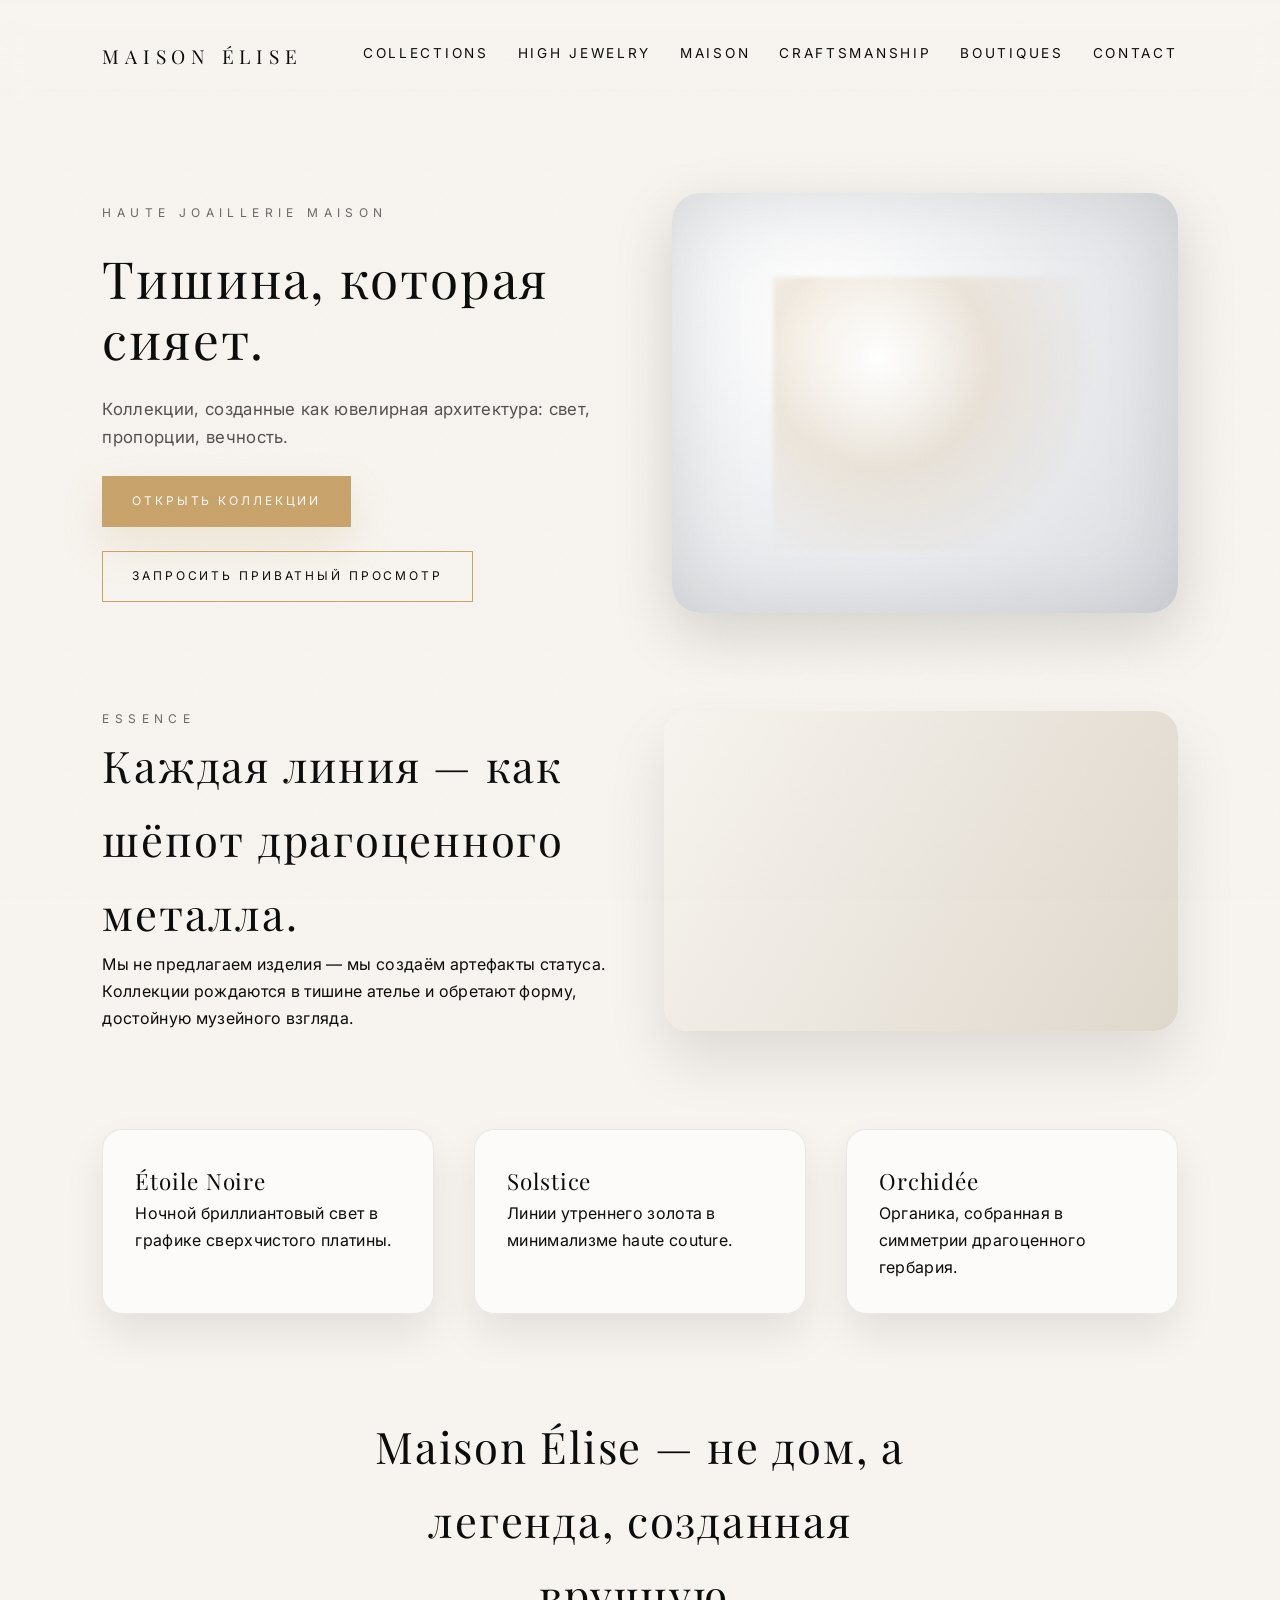
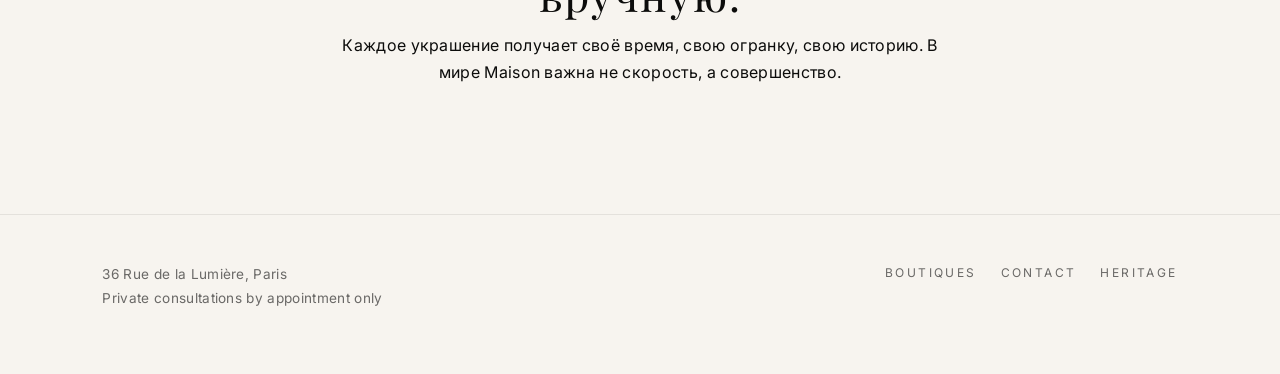
<file: index.html>
<!DOCTYPE html>
<html lang="ru">
<head>
  <meta charset="UTF-8" />
  <meta name="viewport" content="width=device-width, initial-scale=1.0" />
  <title>Maison Élise — Haute Joaillerie</title>
  <link rel="stylesheet" href="styles.css" />
</head>
<body class="page-home">
  <div class="noise"></div>
  <header class="site-header">
    <a class="logo" href="index.html">Maison Élise</a>
    <nav class="nav">
      <a href="collections.html">Collections</a>
      <a href="high-jewelry.html">High Jewelry</a>
      <a href="heritage.html">Maison</a>
      <a href="craftsmanship.html">Craftsmanship</a>
      <a href="boutiques.html">Boutiques</a>
      <a href="contact.html">Contact</a>
    </nav>
  </header>

  <main>
    <section class="hero">
      <div class="hero-content">
        <p class="eyebrow">Haute Joaillerie Maison</p>
        <h1>Тишина, которая сияет.</h1>
        <p class="lead">Коллекции, созданные как ювелирная архитектура: свет, пропорции, вечность.</p>
        <div class="hero-actions">
          <a class="cta" href="collections.html">Открыть коллекции</a>
          <a class="cta ghost" href="appointments.html">Запросить приватный просмотр</a>
        </div>
      </div>
      <div class="hero-visual" data-parallax="0.2">
        <div class="jewel-frame">
          <div class="jewel-light"></div>
        </div>
      </div>
    </section>

    <section class="split-section">
      <div class="split-text">
        <p class="eyebrow">Essence</p>
        <h2>Каждая линия — как шёпот драгоценного металла.</h2>
        <p>Мы не предлагаем изделия — мы создаём артефакты статуса. Коллекции рождаются в тишине ателье и обретают форму, достойную музейного взгляда.</p>
      </div>
      <div class="split-visual" data-parallax="0.12">
        <div class="soft-card"></div>
      </div>
    </section>

    <section class="gallery">
      <div class="gallery-item reveal">
        <h3>Étoile Noire</h3>
        <p>Ночной бриллиантовый свет в графике сверхчистого платины.</p>
      </div>
      <div class="gallery-item reveal">
        <h3>Solstice</h3>
        <p>Линии утреннего золота в минимализме haute couture.</p>
      </div>
      <div class="gallery-item reveal">
        <h3>Orchidée</h3>
        <p>Органика, собранная в симметрии драгоценного гербария.</p>
      </div>
    </section>

    <section class="statement">
      <h2>Maison Élise — не дом, а легенда, созданная вручную.</h2>
      <p>Каждое украшение получает своё время, свою огранку, свою историю. В мире Maison важна не скорость, а совершенство.</p>
    </section>
  </main>

  <footer class="site-footer">
    <div>
      <p>36 Rue de la Lumière, Paris</p>
      <p>Private consultations by appointment only</p>
    </div>
    <div class="footer-links">
      <a href="boutiques.html">Boutiques</a>
      <a href="contact.html">Contact</a>
      <a href="heritage.html">Heritage</a>
    </div>
  </footer>

  <script src="script.js"></script>
</body>
</html>
</file>
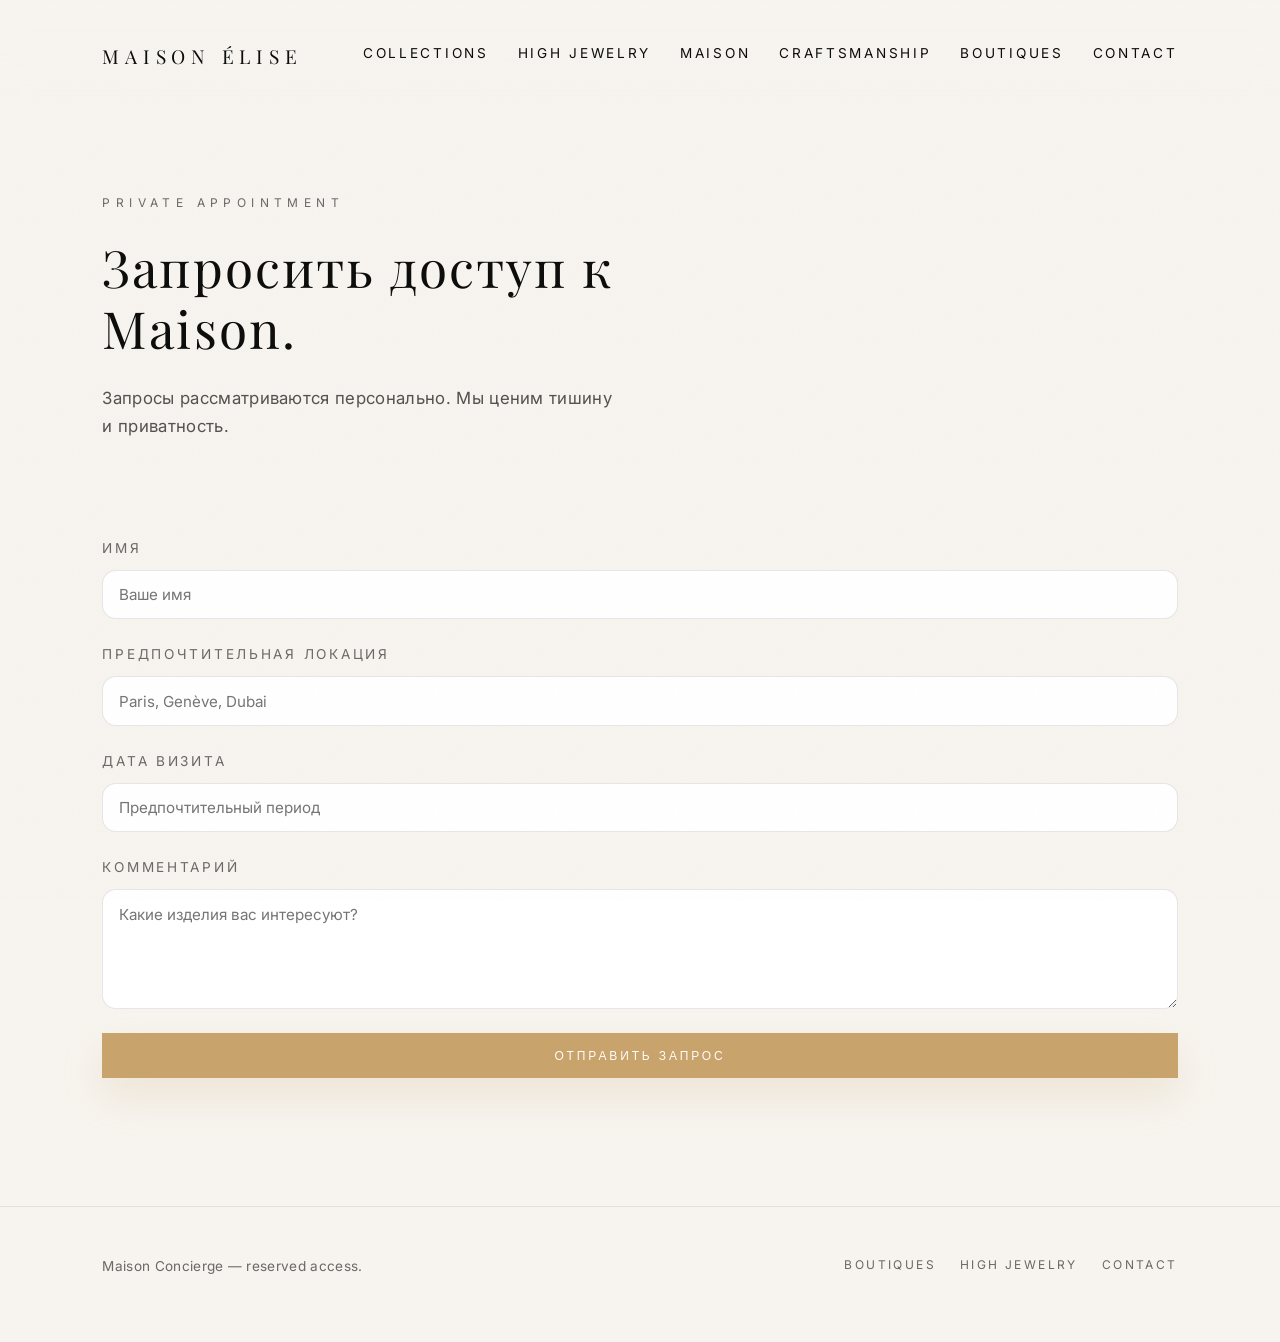
<file: appointments.html>
<!DOCTYPE html>
<html lang="ru">
<head>
  <meta charset="UTF-8" />
  <meta name="viewport" content="width=device-width, initial-scale=1.0" />
  <title>Appointments — Maison Élise</title>
  <link rel="stylesheet" href="styles.css" />
</head>
<body class="page-appointments">
  <div class="noise"></div>
  <header class="site-header">
    <a class="logo" href="index.html">Maison Élise</a>
    <nav class="nav">
      <a href="collections.html">Collections</a>
      <a href="high-jewelry.html">High Jewelry</a>
      <a href="heritage.html">Maison</a>
      <a href="craftsmanship.html">Craftsmanship</a>
      <a href="boutiques.html">Boutiques</a>
      <a href="contact.html">Contact</a>
    </nav>
  </header>

  <main>
    <section class="page-hero">
      <p class="eyebrow">Private Appointment</p>
      <h1>Запросить доступ к Maison.</h1>
      <p class="lead">Запросы рассматриваются персонально. Мы ценим тишину и приватность.</p>
    </section>

    <section class="appointment-form">
      <form class="contact-form reveal">
        <label>
          Имя
          <input type="text" placeholder="Ваше имя" />
        </label>
        <label>
          Предпочтительная локация
          <input type="text" placeholder="Paris, Genève, Dubai" />
        </label>
        <label>
          Дата визита
          <input type="text" placeholder="Предпочтительный период" />
        </label>
        <label>
          Комментарий
          <textarea placeholder="Какие изделия вас интересуют?"></textarea>
        </label>
        <button class="cta" type="submit">Отправить запрос</button>
      </form>
    </section>
  </main>

  <footer class="site-footer">
    <div>
      <p>Maison Concierge — reserved access.</p>
    </div>
    <div class="footer-links">
      <a href="boutiques.html">Boutiques</a>
      <a href="high-jewelry.html">High Jewelry</a>
      <a href="contact.html">Contact</a>
    </div>
  </footer>

  <script src="script.js"></script>
</body>
</html>
</file>
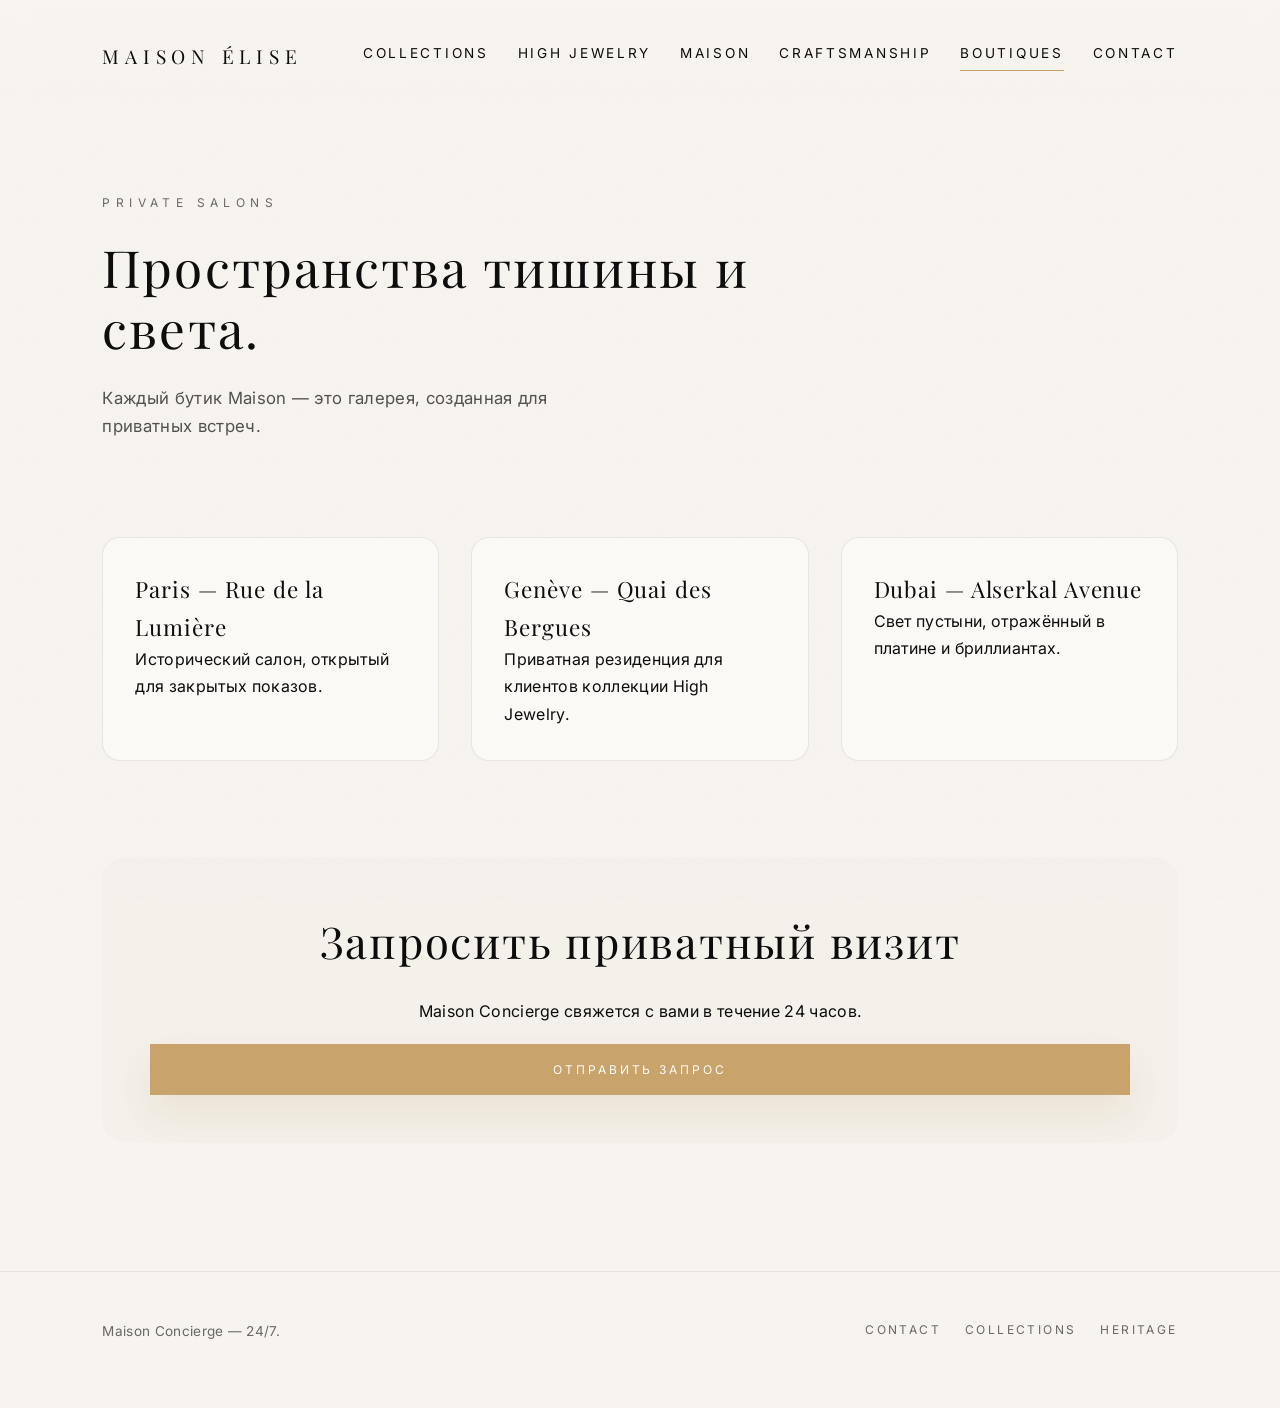
<file: boutiques.html>
<!DOCTYPE html>
<html lang="ru">
<head>
  <meta charset="UTF-8" />
  <meta name="viewport" content="width=device-width, initial-scale=1.0" />
  <title>Boutiques — Maison Élise</title>
  <link rel="stylesheet" href="styles.css" />
</head>
<body class="page-boutiques">
  <div class="noise"></div>
  <header class="site-header">
    <a class="logo" href="index.html">Maison Élise</a>
    <nav class="nav">
      <a href="collections.html">Collections</a>
      <a href="high-jewelry.html">High Jewelry</a>
      <a href="heritage.html">Maison</a>
      <a href="craftsmanship.html">Craftsmanship</a>
      <a href="boutiques.html" class="active">Boutiques</a>
      <a href="contact.html">Contact</a>
    </nav>
  </header>

  <main>
    <section class="page-hero">
      <p class="eyebrow">Private Salons</p>
      <h1>Пространства тишины и света.</h1>
      <p class="lead">Каждый бутик Maison — это галерея, созданная для приватных встреч.</p>
    </section>

    <section class="location-list">
      <div class="location reveal">
        <h3>Paris — Rue de la Lumière</h3>
        <p>Исторический салон, открытый для закрытых показов.</p>
      </div>
      <div class="location reveal">
        <h3>Genève — Quai des Bergues</h3>
        <p>Приватная резиденция для клиентов коллекции High Jewelry.</p>
      </div>
      <div class="location reveal">
        <h3>Dubai — Alserkal Avenue</h3>
        <p>Свет пустыни, отражённый в платине и бриллиантах.</p>
      </div>
    </section>

    <section class="appointment reveal">
      <h2>Запросить приватный визит</h2>
      <p>Maison Concierge свяжется с вами в течение 24 часов.</p>
      <a class="cta" href="appointments.html">Отправить запрос</a>
    </section>
  </main>

  <footer class="site-footer">
    <div>
      <p>Maison Concierge — 24/7.</p>
    </div>
    <div class="footer-links">
      <a href="contact.html">Contact</a>
      <a href="collections.html">Collections</a>
      <a href="heritage.html">Heritage</a>
    </div>
  </footer>

  <script src="script.js"></script>
</body>
</html>
</file>
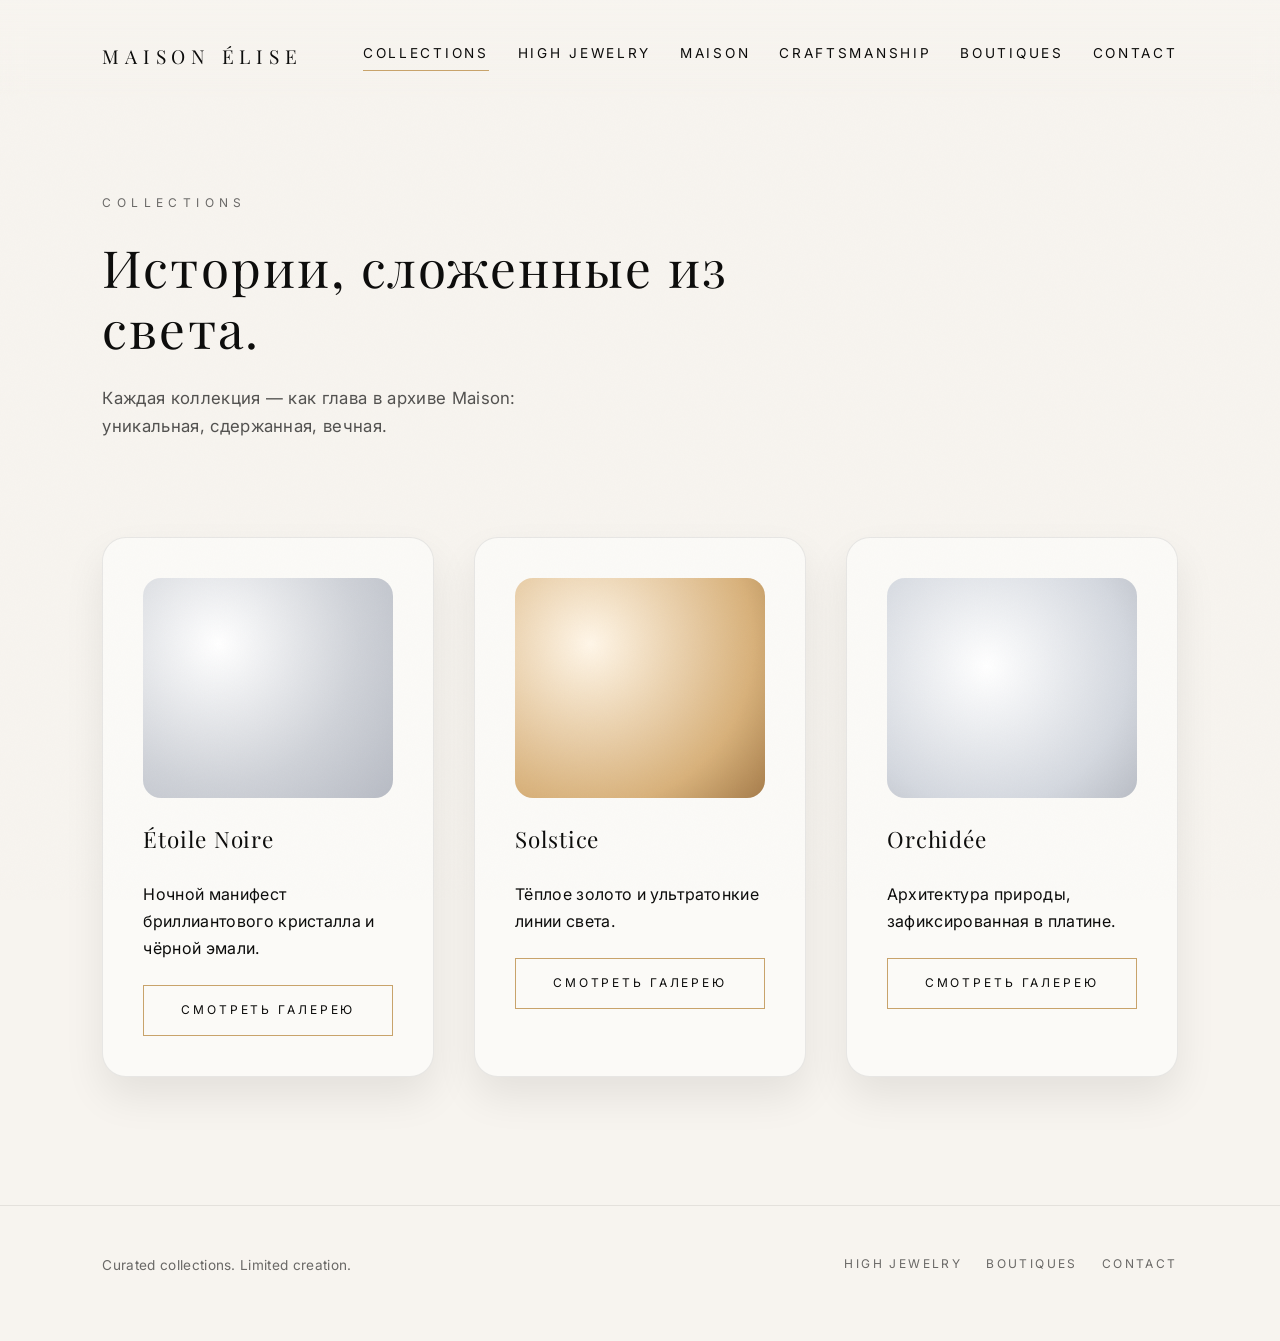
<file: collections.html>
<!DOCTYPE html>
<html lang="ru">
<head>
  <meta charset="UTF-8" />
  <meta name="viewport" content="width=device-width, initial-scale=1.0" />
  <title>Collections — Maison Élise</title>
  <link rel="stylesheet" href="styles.css" />
</head>
<body class="page-collections">
  <div class="noise"></div>
  <header class="site-header">
    <a class="logo" href="index.html">Maison Élise</a>
    <nav class="nav">
      <a href="collections.html" class="active">Collections</a>
      <a href="high-jewelry.html">High Jewelry</a>
      <a href="heritage.html">Maison</a>
      <a href="craftsmanship.html">Craftsmanship</a>
      <a href="boutiques.html">Boutiques</a>
      <a href="contact.html">Contact</a>
    </nav>
  </header>

  <main>
    <section class="page-hero">
      <p class="eyebrow">Collections</p>
      <h1>Истории, сложенные из света.</h1>
      <p class="lead">Каждая коллекция — как глава в архиве Maison: уникальная, сдержанная, вечная.</p>
    </section>

    <section class="collection-grid">
      <article class="collection-card reveal">
        <div class="collection-visual" data-parallax="0.08"></div>
        <h3>Étoile Noire</h3>
        <p>Ночной манифест бриллиантового кристалла и чёрной эмали.</p>
        <a class="cta ghost" href="product.html">Смотреть галерею</a>
      </article>
      <article class="collection-card reveal">
        <div class="collection-visual warm" data-parallax="0.05"></div>
        <h3>Solstice</h3>
        <p>Тёплое золото и ультратонкие линии света.</p>
        <a class="cta ghost" href="product.html">Смотреть галерею</a>
      </article>
      <article class="collection-card reveal">
        <div class="collection-visual platinum" data-parallax="0.1"></div>
        <h3>Orchidée</h3>
        <p>Архитектура природы, зафиксированная в платине.</p>
        <a class="cta ghost" href="product.html">Смотреть галерею</a>
      </article>
    </section>
  </main>

  <footer class="site-footer">
    <div>
      <p>Curated collections. Limited creation.</p>
    </div>
    <div class="footer-links">
      <a href="high-jewelry.html">High Jewelry</a>
      <a href="boutiques.html">Boutiques</a>
      <a href="contact.html">Contact</a>
    </div>
  </footer>

  <script src="script.js"></script>
</body>
</html>
</file>
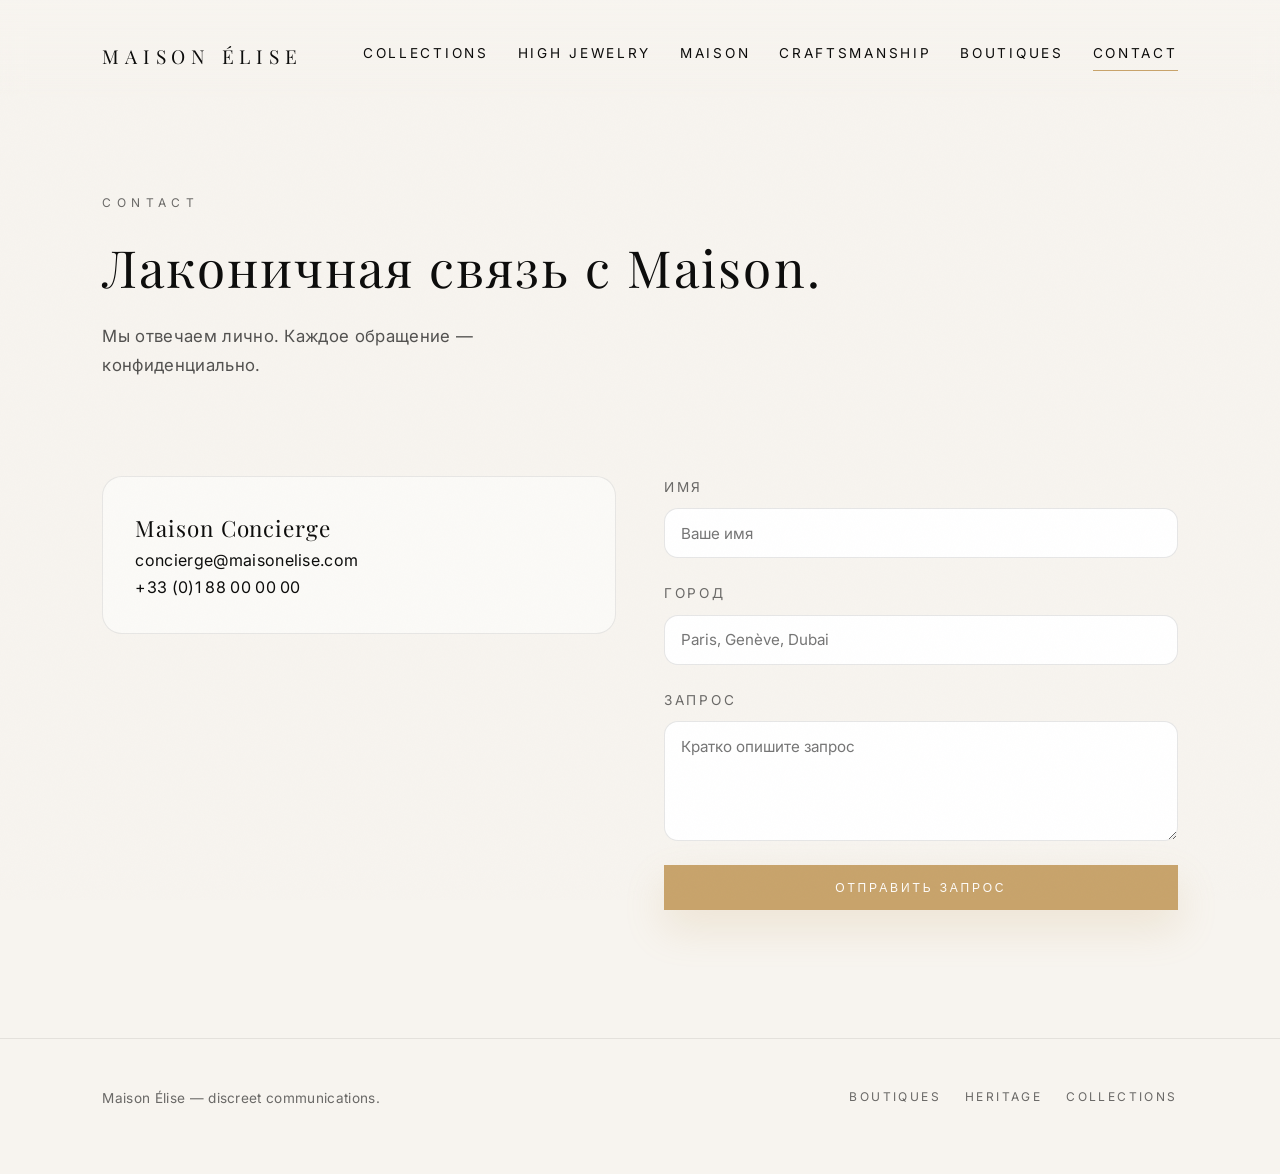
<file: contact.html>
<!DOCTYPE html>
<html lang="ru">
<head>
  <meta charset="UTF-8" />
  <meta name="viewport" content="width=device-width, initial-scale=1.0" />
  <title>Contact — Maison Élise</title>
  <link rel="stylesheet" href="styles.css" />
</head>
<body class="page-contact">
  <div class="noise"></div>
  <header class="site-header">
    <a class="logo" href="index.html">Maison Élise</a>
    <nav class="nav">
      <a href="collections.html">Collections</a>
      <a href="high-jewelry.html">High Jewelry</a>
      <a href="heritage.html">Maison</a>
      <a href="craftsmanship.html">Craftsmanship</a>
      <a href="boutiques.html">Boutiques</a>
      <a href="contact.html" class="active">Contact</a>
    </nav>
  </header>

  <main>
    <section class="page-hero">
      <p class="eyebrow">Contact</p>
      <h1>Лаконичная связь с Maison.</h1>
      <p class="lead">Мы отвечаем лично. Каждое обращение — конфиденциально.</p>
    </section>

    <section class="contact-panel">
      <div class="contact-details reveal">
        <h3>Maison Concierge</h3>
        <p>concierge@maisonelise.com</p>
        <p>+33 (0)1 88 00 00 00</p>
      </div>
      <form class="contact-form reveal">
        <label>
          Имя
          <input type="text" placeholder="Ваше имя" />
        </label>
        <label>
          Город
          <input type="text" placeholder="Paris, Genève, Dubai" />
        </label>
        <label>
          Запрос
          <textarea placeholder="Кратко опишите запрос"></textarea>
        </label>
        <button class="cta" type="submit">Отправить запрос</button>
      </form>
    </section>
  </main>

  <footer class="site-footer">
    <div>
      <p>Maison Élise — discreet communications.</p>
    </div>
    <div class="footer-links">
      <a href="boutiques.html">Boutiques</a>
      <a href="heritage.html">Heritage</a>
      <a href="collections.html">Collections</a>
    </div>
  </footer>

  <script src="script.js"></script>
</body>
</html>
</file>
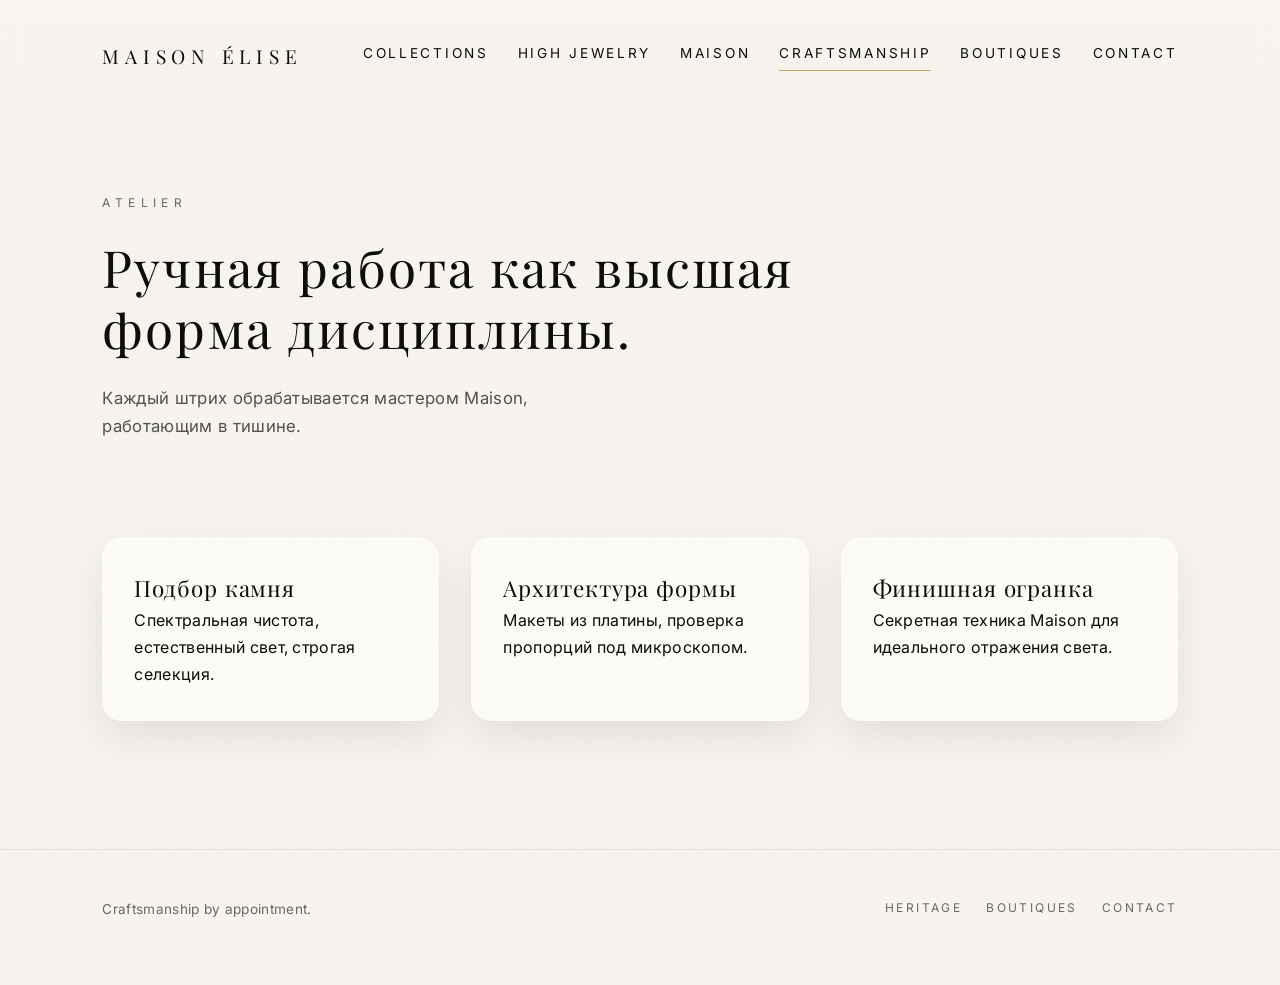
<file: craftsmanship.html>
<!DOCTYPE html>
<html lang="ru">
<head>
  <meta charset="UTF-8" />
  <meta name="viewport" content="width=device-width, initial-scale=1.0" />
  <title>Craftsmanship — Maison Élise</title>
  <link rel="stylesheet" href="styles.css" />
</head>
<body class="page-craft">
  <div class="noise"></div>
  <header class="site-header">
    <a class="logo" href="index.html">Maison Élise</a>
    <nav class="nav">
      <a href="collections.html">Collections</a>
      <a href="high-jewelry.html">High Jewelry</a>
      <a href="heritage.html">Maison</a>
      <a href="craftsmanship.html" class="active">Craftsmanship</a>
      <a href="boutiques.html">Boutiques</a>
      <a href="contact.html">Contact</a>
    </nav>
  </header>

  <main>
    <section class="page-hero">
      <p class="eyebrow">Atelier</p>
      <h1>Ручная работа как высшая форма дисциплины.</h1>
      <p class="lead">Каждый штрих обрабатывается мастером Maison, работающим в тишине.</p>
    </section>

    <section class="craft-grid">
      <div class="craft-step reveal">
        <h3>Подбор камня</h3>
        <p>Спектральная чистота, естественный свет, строгая селекция.</p>
      </div>
      <div class="craft-step reveal">
        <h3>Архитектура формы</h3>
        <p>Макеты из платины, проверка пропорций под микроскопом.</p>
      </div>
      <div class="craft-step reveal">
        <h3>Финишная огранка</h3>
        <p>Секретная техника Maison для идеального отражения света.</p>
      </div>
    </section>
  </main>

  <footer class="site-footer">
    <div>
      <p>Craftsmanship by appointment.</p>
    </div>
    <div class="footer-links">
      <a href="heritage.html">Heritage</a>
      <a href="boutiques.html">Boutiques</a>
      <a href="contact.html">Contact</a>
    </div>
  </footer>

  <script src="script.js"></script>
</body>
</html>
</file>
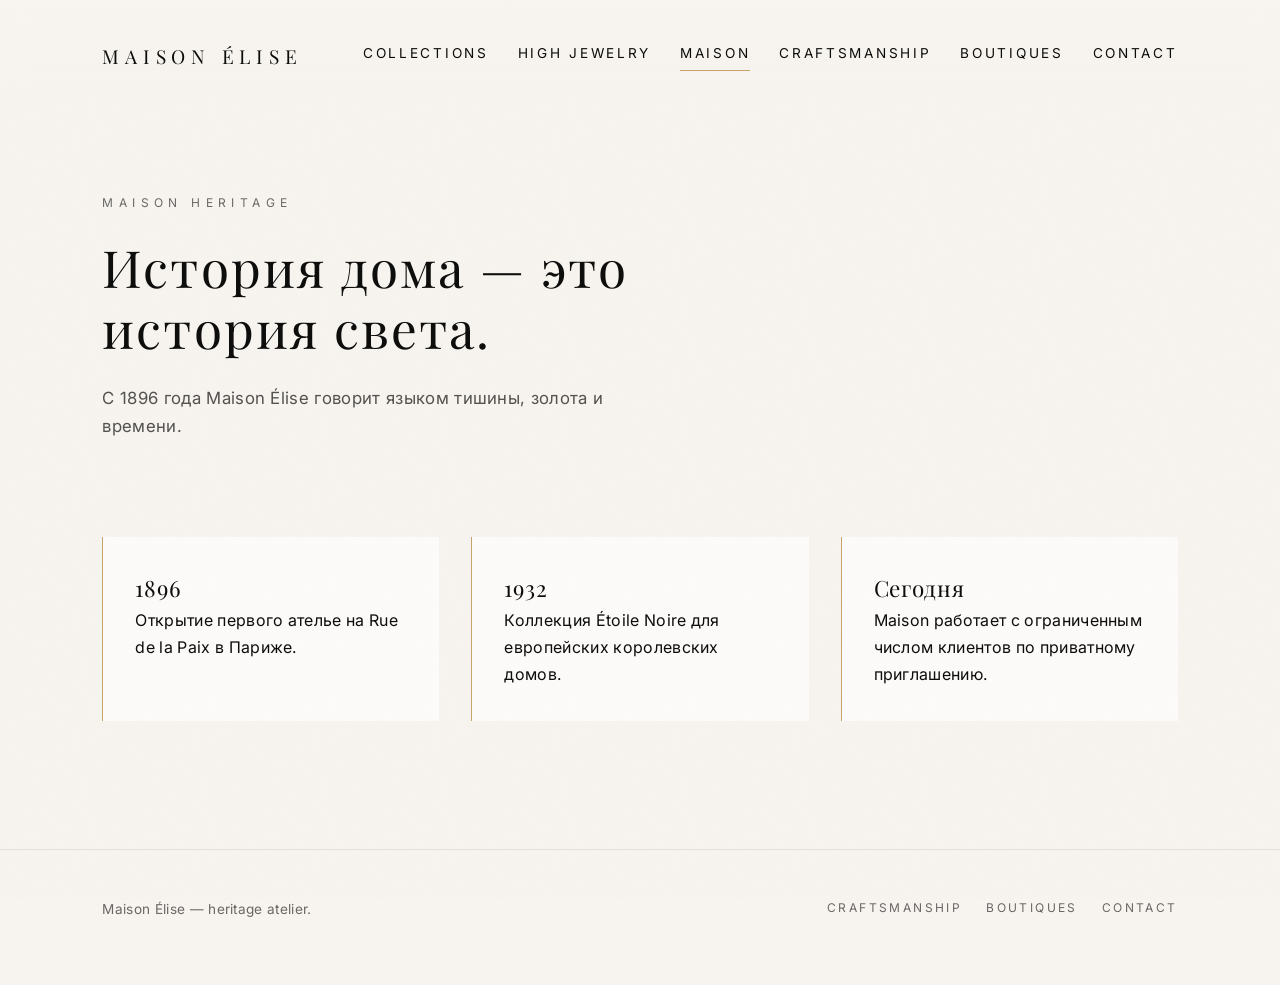
<file: heritage.html>
<!DOCTYPE html>
<html lang="ru">
<head>
  <meta charset="UTF-8" />
  <meta name="viewport" content="width=device-width, initial-scale=1.0" />
  <title>Heritage — Maison Élise</title>
  <link rel="stylesheet" href="styles.css" />
</head>
<body class="page-heritage">
  <div class="noise"></div>
  <header class="site-header">
    <a class="logo" href="index.html">Maison Élise</a>
    <nav class="nav">
      <a href="collections.html">Collections</a>
      <a href="high-jewelry.html">High Jewelry</a>
      <a href="heritage.html" class="active">Maison</a>
      <a href="craftsmanship.html">Craftsmanship</a>
      <a href="boutiques.html">Boutiques</a>
      <a href="contact.html">Contact</a>
    </nav>
  </header>

  <main>
    <section class="page-hero">
      <p class="eyebrow">Maison Heritage</p>
      <h1>История дома — это история света.</h1>
      <p class="lead">С 1896 года Maison Élise говорит языком тишины, золота и времени.</p>
    </section>

    <section class="timeline">
      <article class="timeline-item reveal">
        <h3>1896</h3>
        <p>Открытие первого ателье на Rue de la Paix в Париже.</p>
      </article>
      <article class="timeline-item reveal">
        <h3>1932</h3>
        <p>Коллекция Étoile Noire для европейских королевских домов.</p>
      </article>
      <article class="timeline-item reveal">
        <h3>Сегодня</h3>
        <p>Maison работает с ограниченным числом клиентов по приватному приглашению.</p>
      </article>
    </section>
  </main>

  <footer class="site-footer">
    <div>
      <p>Maison Élise — heritage atelier.</p>
    </div>
    <div class="footer-links">
      <a href="craftsmanship.html">Craftsmanship</a>
      <a href="boutiques.html">Boutiques</a>
      <a href="contact.html">Contact</a>
    </div>
  </footer>

  <script src="script.js"></script>
</body>
</html>
</file>
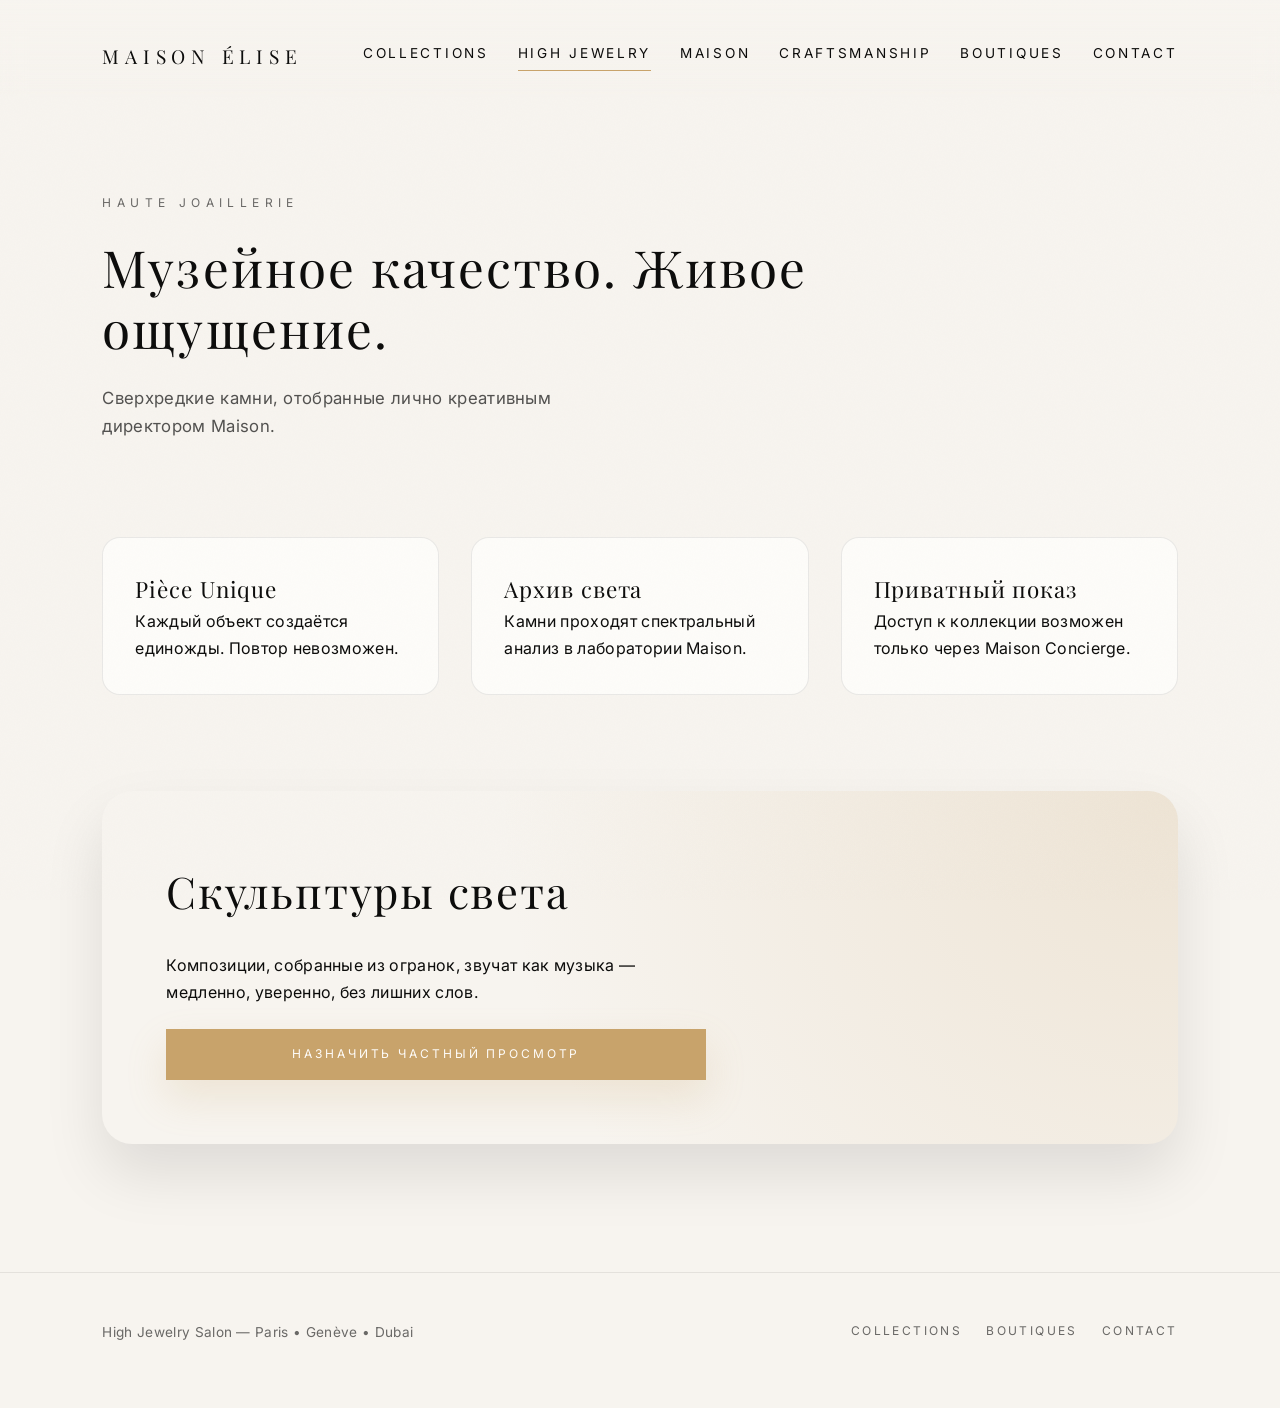
<file: high-jewelry.html>
<!DOCTYPE html>
<html lang="ru">
<head>
  <meta charset="UTF-8" />
  <meta name="viewport" content="width=device-width, initial-scale=1.0" />
  <title>High Jewelry — Maison Élise</title>
  <link rel="stylesheet" href="styles.css" />
</head>
<body class="page-high">
  <div class="noise"></div>
  <header class="site-header">
    <a class="logo" href="index.html">Maison Élise</a>
    <nav class="nav">
      <a href="collections.html">Collections</a>
      <a href="high-jewelry.html" class="active">High Jewelry</a>
      <a href="heritage.html">Maison</a>
      <a href="craftsmanship.html">Craftsmanship</a>
      <a href="boutiques.html">Boutiques</a>
      <a href="contact.html">Contact</a>
    </nav>
  </header>

  <main>
    <section class="page-hero">
      <p class="eyebrow">Haute Joaillerie</p>
      <h1>Музейное качество. Живое ощущение.</h1>
      <p class="lead">Сверхредкие камни, отобранные лично креативным директором Maison.</p>
    </section>

    <section class="feature-grid">
      <div class="feature reveal">
        <h3>Pièce Unique</h3>
        <p>Каждый объект создаётся единожды. Повтор невозможен.</p>
      </div>
      <div class="feature reveal">
        <h3>Архив света</h3>
        <p>Камни проходят спектральный анализ в лаборатории Maison.</p>
      </div>
      <div class="feature reveal">
        <h3>Приватный показ</h3>
        <p>Доступ к коллекции возможен только через Maison Concierge.</p>
      </div>
    </section>

    <section class="immersive reveal">
      <div class="immersive-content">
        <h2>Скульптуры света</h2>
        <p>Композиции, собранные из огранок, звучат как музыка — медленно, уверенно, без лишних слов.</p>
        <a class="cta" href="appointments.html">Назначить частный просмотр</a>
      </div>
    </section>
  </main>

  <footer class="site-footer">
    <div>
      <p>High Jewelry Salon — Paris • Genève • Dubai</p>
    </div>
    <div class="footer-links">
      <a href="collections.html">Collections</a>
      <a href="boutiques.html">Boutiques</a>
      <a href="contact.html">Contact</a>
    </div>
  </footer>

  <script src="script.js"></script>
</body>
</html>
</file>
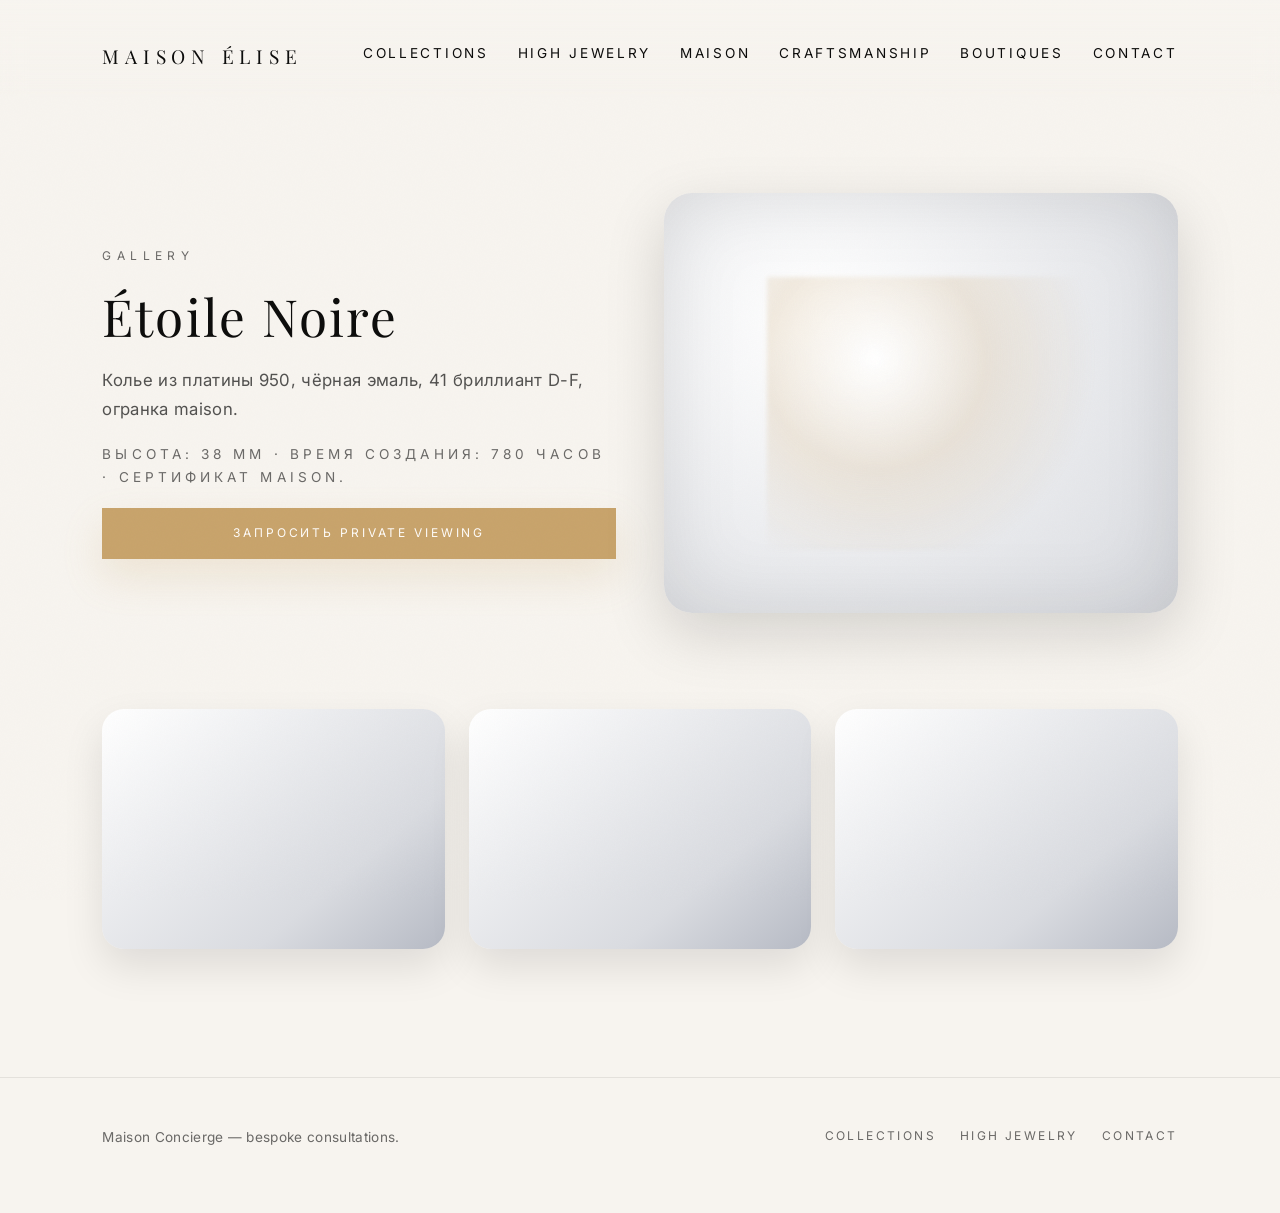
<file: product.html>
<!DOCTYPE html>
<html lang="ru">
<head>
  <meta charset="UTF-8" />
  <meta name="viewport" content="width=device-width, initial-scale=1.0" />
  <title>Étoile Noire — Maison Élise</title>
  <link rel="stylesheet" href="styles.css" />
</head>
<body class="page-product">
  <div class="noise"></div>
  <header class="site-header">
    <a class="logo" href="index.html">Maison Élise</a>
    <nav class="nav">
      <a href="collections.html">Collections</a>
      <a href="high-jewelry.html">High Jewelry</a>
      <a href="heritage.html">Maison</a>
      <a href="craftsmanship.html">Craftsmanship</a>
      <a href="boutiques.html">Boutiques</a>
      <a href="contact.html">Contact</a>
    </nav>
  </header>

  <main>
    <section class="product-hero">
      <div class="product-info">
        <p class="eyebrow">Gallery</p>
        <h1>Étoile Noire</h1>
        <p class="lead">Колье из платины 950, чёрная эмаль, 41 бриллиант D-F, огранка maison.</p>
        <p class="spec">Высота: 38 мм · Время создания: 780 часов · Сертификат Maison.</p>
        <a class="cta" href="appointments.html">Запросить private viewing</a>
      </div>
      <div class="product-visual" data-parallax="0.14">
        <div class="jewel-frame">
          <div class="jewel-light"></div>
        </div>
      </div>
    </section>

    <section class="product-gallery">
      <div class="gallery-tile reveal"></div>
      <div class="gallery-tile reveal"></div>
      <div class="gallery-tile reveal"></div>
    </section>
  </main>

  <footer class="site-footer">
    <div>
      <p>Maison Concierge — bespoke consultations.</p>
    </div>
    <div class="footer-links">
      <a href="collections.html">Collections</a>
      <a href="high-jewelry.html">High Jewelry</a>
      <a href="contact.html">Contact</a>
    </div>
  </footer>

  <script src="script.js"></script>
</body>
</html>
</file>
<file: styles.css>
@import url('https://fonts.googleapis.com/css2?family=Playfair+Display:wght@300;400;500&family=Inter:wght@300;400;500&display=swap');

:root {
  --ink: #0c0c0b;
  --milk: #f7f4ef;
  --stone: #dcd4c8;
  --platinum: #d9dbe0;
  --gold: #c8a36b;
  --shadow: rgba(12, 12, 11, 0.1);
  --ease: cubic-bezier(0.2, 0.8, 0.2, 1);
}

* {
  box-sizing: border-box;
  margin: 0;
  padding: 0;
}

body {
  font-family: 'Inter', sans-serif;
  background: var(--milk);
  color: var(--ink);
  line-height: 1.7;
  letter-spacing: 0.02em;
  min-height: 100vh;
  overflow-x: hidden;
}

h1, h2, h3 {
  font-family: 'Playfair Display', serif;
  font-weight: 400;
  letter-spacing: 0.04em;
}

h1 {
  font-size: clamp(2.5rem, 4vw, 4.6rem);
  line-height: 1.2;
}

h2 {
  font-size: clamp(2rem, 3.4vw, 3.2rem);
}

h3 {
  font-size: 1.4rem;
}

a {
  text-decoration: none;
  color: inherit;
}

main {
  padding: 6rem 8vw 8rem;
  display: flex;
  flex-direction: column;
  gap: 6rem;
}

.noise {
  position: fixed;
  inset: 0;
  background-image: url('data:image/svg+xml;utf8,<svg xmlns="http://www.w3.org/2000/svg" width="120" height="120" viewBox="0 0 120 120"><filter id="n"><feTurbulence type="fractalNoise" baseFrequency="0.7" numOctaves="3" stitchTiles="stitch"/></filter><rect width="120" height="120" filter="url(%23n)" opacity="0.02"/></svg>');
  pointer-events: none;
  z-index: 1;
}

.site-header {
  position: sticky;
  top: 0;
  display: flex;
  justify-content: space-between;
  align-items: center;
  padding: 2.5rem 8vw 1.5rem;
  background: linear-gradient(180deg, rgba(247, 244, 239, 0.98), rgba(247, 244, 239, 0));
  backdrop-filter: blur(12px);
  z-index: 10;
}

.logo {
  font-family: 'Playfair Display', serif;
  font-size: 1.2rem;
  text-transform: uppercase;
  letter-spacing: 0.3em;
}

.nav {
  display: flex;
  gap: 1.8rem;
  font-size: 0.85rem;
  text-transform: uppercase;
  letter-spacing: 0.2em;
}

.nav a {
  position: relative;
  padding-bottom: 0.4rem;
  transition: color 0.4s var(--ease);
}

.nav a::after {
  content: '';
  position: absolute;
  left: 0;
  bottom: 0;
  width: 0;
  height: 1px;
  background: var(--gold);
  transition: width 0.5s var(--ease);
}

.nav a:hover::after,
.nav a.active::after {
  width: 100%;
}

.hero {
  display: grid;
  grid-template-columns: repeat(auto-fit, minmax(280px, 1fr));
  gap: 4rem;
  align-items: center;
}

.hero-content {
  display: flex;
  flex-direction: column;
  gap: 1.5rem;
}

.eyebrow {
  font-size: 0.75rem;
  text-transform: uppercase;
  letter-spacing: 0.45em;
  color: rgba(12, 12, 11, 0.6);
}

.lead {
  font-size: 1.05rem;
  max-width: 32rem;
  color: rgba(12, 12, 11, 0.7);
}

.hero-actions {
  display: flex;
  gap: 1.5rem;
  flex-wrap: wrap;
}

.cta {
  display: inline-flex;
  align-items: center;
  justify-content: center;
  padding: 0.9rem 1.8rem;
  border: 1px solid var(--gold);
  text-transform: uppercase;
  letter-spacing: 0.24em;
  font-size: 0.75rem;
  transition: transform 0.5s var(--ease), box-shadow 0.5s var(--ease), background 0.5s var(--ease);
  background: var(--gold);
  color: #fefcf9;
  box-shadow: 0 18px 40px rgba(200, 163, 107, 0.2);
}

.cta:hover {
  transform: translateY(-3px);
  box-shadow: 0 24px 50px rgba(200, 163, 107, 0.3);
}

.cta.ghost {
  background: transparent;
  color: var(--ink);
  box-shadow: none;
}

.jewel-frame {
  position: relative;
  border-radius: 28px;
  height: 420px;
  background: radial-gradient(circle at 30% 30%, #ffffff, var(--platinum));
  box-shadow: inset 0 0 80px rgba(12, 12, 11, 0.1), 0 20px 60px rgba(12, 12, 11, 0.15);
  overflow: hidden;
}

.jewel-light {
  position: absolute;
  inset: 20% 10% 15% 20%;
  background: radial-gradient(circle at 30% 30%, rgba(255, 255, 255, 0.9), rgba(200, 163, 107, 0.2), transparent 70%);
  filter: blur(2px);
  animation: breathe 8s ease-in-out infinite;
}

.split-section {
  display: grid;
  grid-template-columns: repeat(auto-fit, minmax(260px, 1fr));
  gap: 3rem;
  align-items: center;
}

.soft-card {
  height: 320px;
  border-radius: 24px;
  background: linear-gradient(120deg, rgba(247, 244, 239, 0.9), rgba(220, 212, 200, 0.9));
  box-shadow: 0 30px 60px rgba(12, 12, 11, 0.1);
}

.gallery {
  display: grid;
  grid-template-columns: repeat(auto-fit, minmax(220px, 1fr));
  gap: 2.5rem;
}

.gallery-item {
  padding: 2rem;
  border: 1px solid rgba(12, 12, 11, 0.08);
  border-radius: 20px;
  background: rgba(255, 255, 255, 0.6);
  box-shadow: 0 20px 40px rgba(12, 12, 11, 0.08);
  transition: transform 0.6s var(--ease);
}

.gallery-item:hover {
  transform: translateY(-6px);
}

.statement {
  max-width: 620px;
  text-align: center;
  margin: 0 auto;
}

.page-hero {
  display: flex;
  flex-direction: column;
  gap: 1.5rem;
  max-width: 720px;
}

.collection-grid {
  display: grid;
  grid-template-columns: repeat(auto-fit, minmax(260px, 1fr));
  gap: 2.5rem;
}

.collection-card {
  padding: 2.5rem;
  border-radius: 24px;
  border: 1px solid rgba(12, 12, 11, 0.08);
  background: #fbfaf7;
  display: flex;
  flex-direction: column;
  gap: 1.4rem;
  box-shadow: 0 20px 40px rgba(12, 12, 11, 0.08);
}

.collection-visual {
  height: 220px;
  border-radius: 18px;
  background: radial-gradient(circle at 30% 30%, #fff, #cfd2d8 60%, #b7bbc4 100%);
}

.collection-visual.warm {
  background: radial-gradient(circle at 30% 30%, #fff6e8, #d8b17a 70%, #a67c4a 100%);
}

.collection-visual.platinum {
  background: radial-gradient(circle at 40% 40%, #ffffff, #d4d8df 70%, #b9bdc5 100%);
}

.feature-grid {
  display: grid;
  grid-template-columns: repeat(auto-fit, minmax(240px, 1fr));
  gap: 2rem;
}

.feature {
  padding: 2rem;
  border-radius: 18px;
  border: 1px solid rgba(12, 12, 11, 0.08);
  background: #fdfcf9;
}

.immersive {
  border-radius: 30px;
  padding: 4rem;
  background: radial-gradient(circle at top right, rgba(200, 163, 107, 0.2), transparent 60%), #f7f4ef;
  box-shadow: 0 30px 60px rgba(12, 12, 11, 0.1);
}

.immersive-content {
  max-width: 540px;
  display: flex;
  flex-direction: column;
  gap: 1.4rem;
}

.product-hero {
  display: grid;
  grid-template-columns: repeat(auto-fit, minmax(280px, 1fr));
  gap: 3rem;
  align-items: center;
}

.product-info {
  display: flex;
  flex-direction: column;
  gap: 1.2rem;
}

.spec {
  font-size: 0.85rem;
  text-transform: uppercase;
  letter-spacing: 0.3em;
  color: rgba(12, 12, 11, 0.6);
}

.product-gallery {
  display: grid;
  grid-template-columns: repeat(auto-fit, minmax(200px, 1fr));
  gap: 1.5rem;
}

.gallery-tile {
  height: 240px;
  border-radius: 22px;
  background: linear-gradient(140deg, #ffffff, #d9dbe0 70%, #b6bac4 100%);
  box-shadow: 0 18px 40px rgba(12, 12, 11, 0.1);
}

.timeline {
  display: grid;
  grid-template-columns: repeat(auto-fit, minmax(240px, 1fr));
  gap: 2rem;
}

.timeline-item {
  padding: 2rem;
  border-left: 1px solid var(--gold);
  background: rgba(255, 255, 255, 0.7);
}

.craft-grid {
  display: grid;
  grid-template-columns: repeat(auto-fit, minmax(240px, 1fr));
  gap: 2rem;
}

.craft-step {
  padding: 2rem;
  border-radius: 20px;
  background: #fdfbf7;
  box-shadow: 0 18px 40px rgba(12, 12, 11, 0.08);
}

.location-list {
  display: grid;
  grid-template-columns: repeat(auto-fit, minmax(260px, 1fr));
  gap: 2rem;
}

.location {
  padding: 2rem;
  border-radius: 18px;
  border: 1px solid rgba(12, 12, 11, 0.08);
  background: #fbfaf7;
}

.appointment {
  padding: 3rem;
  border-radius: 24px;
  background: #f4f1eb;
  text-align: center;
  display: flex;
  flex-direction: column;
  gap: 1.2rem;
}

.contact-panel {
  display: grid;
  grid-template-columns: repeat(auto-fit, minmax(260px, 1fr));
  gap: 3rem;
  align-items: start;
}

.contact-details {
  padding: 2rem;
  border-radius: 20px;
  background: #fbfaf7;
  border: 1px solid rgba(12, 12, 11, 0.08);
}

.contact-form {
  display: flex;
  flex-direction: column;
  gap: 1.5rem;
}

.contact-form label {
  display: flex;
  flex-direction: column;
  gap: 0.6rem;
  font-size: 0.85rem;
  text-transform: uppercase;
  letter-spacing: 0.2em;
  color: rgba(12, 12, 11, 0.6);
}

.contact-form input,
.contact-form textarea {
  padding: 0.9rem 1rem;
  border-radius: 14px;
  border: 1px solid rgba(12, 12, 11, 0.1);
  background: #ffffff;
  font-family: 'Inter', sans-serif;
  font-size: 0.95rem;
}

.contact-form textarea {
  min-height: 120px;
  resize: vertical;
}

.site-footer {
  display: flex;
  justify-content: space-between;
  gap: 2rem;
  padding: 3rem 8vw 4rem;
  border-top: 1px solid rgba(12, 12, 11, 0.08);
  font-size: 0.85rem;
  color: rgba(12, 12, 11, 0.6);
}

.footer-links {
  display: flex;
  gap: 1.5rem;
  text-transform: uppercase;
  letter-spacing: 0.2em;
  font-size: 0.75rem;
}

.reveal {
  opacity: 0;
  transform: translateY(24px);
  transition: opacity 1.2s var(--ease), transform 1.2s var(--ease);
}

.reveal.is-visible {
  opacity: 1;
  transform: translateY(0);
}

@keyframes breathe {
  0%,
  100% {
    transform: scale(1);
    opacity: 0.7;
  }
  50% {
    transform: scale(1.05);
    opacity: 1;
  }
}

@media (max-width: 900px) {
  .site-header {
    flex-direction: column;
    gap: 1rem;
  }

  .nav {
    flex-wrap: wrap;
    justify-content: center;
  }

  main {
    padding: 4rem 6vw 6rem;
  }

  .site-footer {
    flex-direction: column;
    align-items: flex-start;
  }
}

@media (max-width: 600px) {
  .hero-actions {
    flex-direction: column;
    align-items: flex-start;
  }

  .cta {
    width: 100%;
  }
}
</file>
